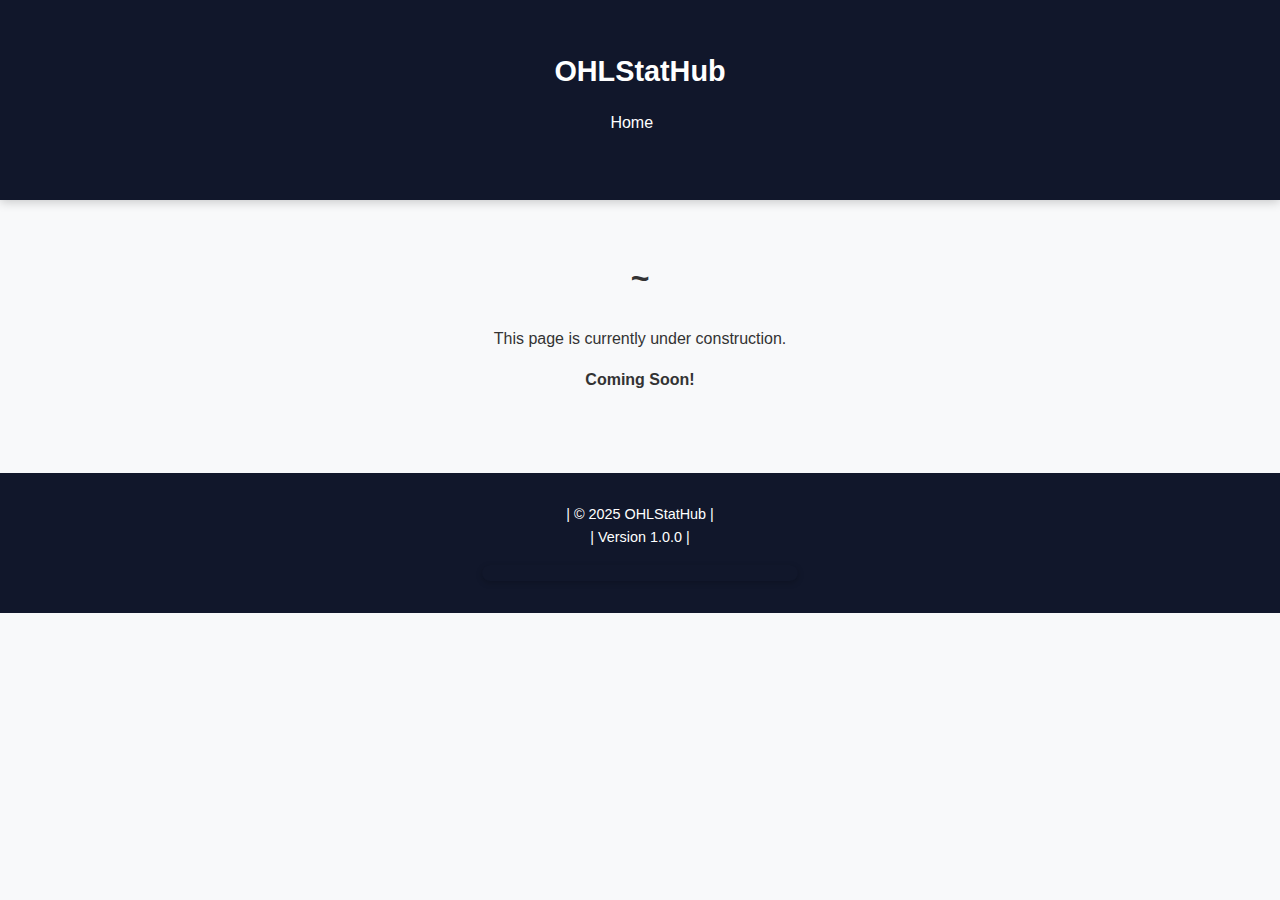
<file: about.html>
<!DOCTYPE html>
<html lang="en">
<head>
    <meta charset="UTF-8">
    <meta name="viewport" content="width=device-width, initial-scale=1.0">
    <title>About Us - OHL Predictions</title>
    <link rel="stylesheet" href="style.css">
</head>
<body>
    <!-- Navigation Bar -->
    <nav class="navbar sticky">
        <div class="container">
            <a href="index.html" class="logo">OHLStatHub</a>
            <ul class="nav-links">
                <li><a href="index.html">Home</a></li>

            </ul>
        </div>
    </nav>

    <!-- Coming Soon Section -->
    <section class="coming-soon">
        <div class="container">
            <h1>~</h1>
            <p>This page is currently under construction.</p>
            <p><strong>Coming Soon!</strong></p>
        </div>
    </section>

    <!-- Footer -->
    <footer class="footer">
        <p>| &copy; 2025 OHLStatHub |<br>| Version 1.0.0 |</p>
        <div id="clock" class="clock"></div>
    </footer>
</body>
</html>
</file>
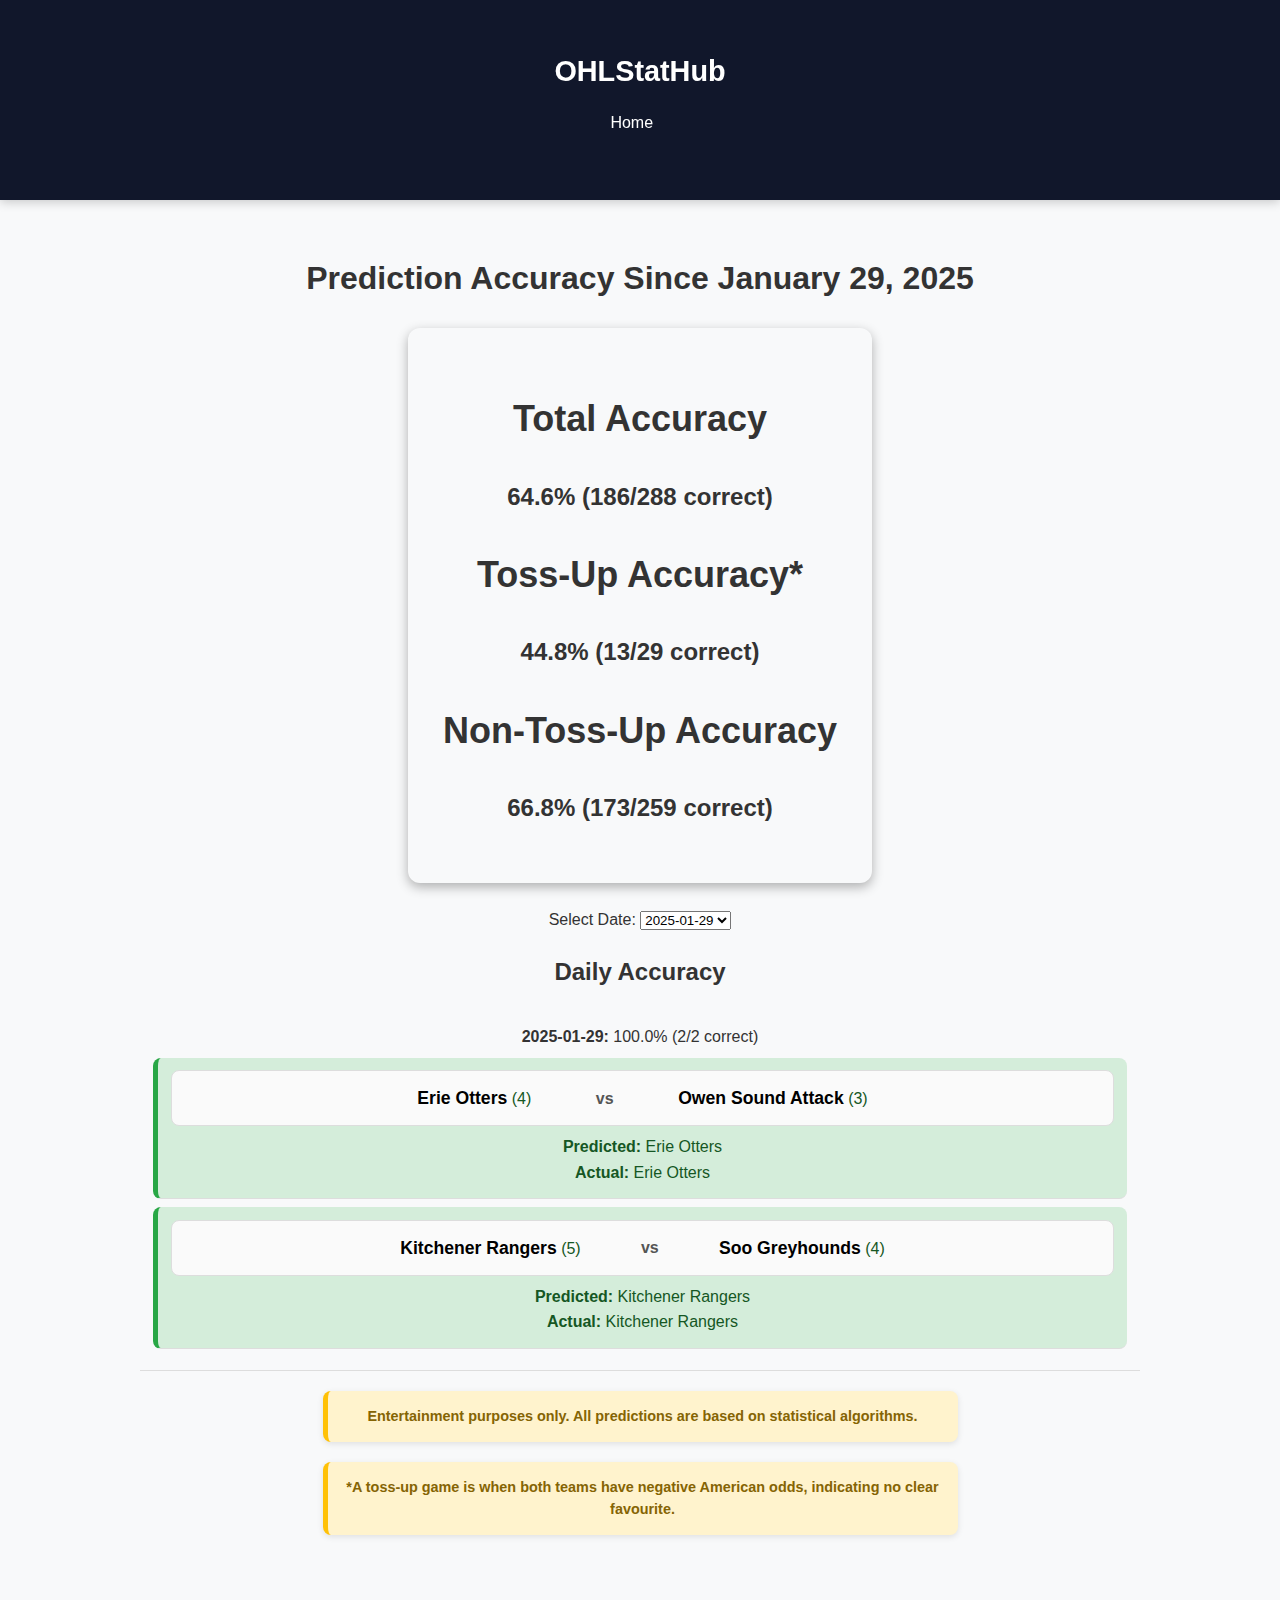
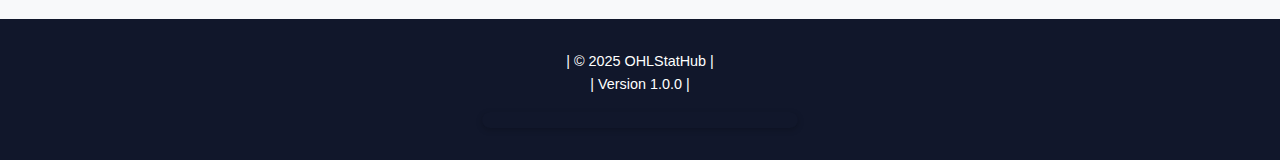
<file: accuracy.html>
<!DOCTYPE html>
<html lang="en">
<head>
    <meta charset="UTF-8">
    <meta name="viewport" content="width=device-width, initial-scale=1.0">
    <title>Prediction Accuracy</title>
    <link rel="stylesheet" href="style.css">
</head>
<body>
    <!-- ✅ Navigation Bar -->
    <nav class="navbar sticky">
        <div class="container">
            <a href="index.html" class="logo">OHLStatHub</a>
            <ul class="nav-links">
                <li><a href="index.html">Home</a></li>
            </ul>
        </div>
    </nav>

    <main class="container">
        <h1 class="main-heading">Prediction Accuracy Since January 29, 2025</h1>

        <div class="accuracy-summary">
            <h2>Total Accuracy</h2>
            <p id="total-accuracy">Loading...</p>

            <h2>Toss-Up Accuracy*</h2>
            <p id="tossup-accuracy">Loading...</p>

            <h2>Non-Toss-Up Accuracy</h2>
            <p id="non-tossup-accuracy">Loading...</p>

        </div>

        <div class="accuracy-list">
            <label for="date-select">Select Date:</label>
            <select id="date-select"></select>
            <h2>Daily Accuracy</h2>
            <ul id="accuracy-data"></ul>
        </div>

        <!-- ⚠️ Legal Disclaimer -->
        <p class="disclaimer">
            Entertainment purposes only. All predictions are based on statistical algorithms.
        </p>
        <p class="disclaimer">
            *A toss-up game is when both teams have negative American odds, indicating no clear favourite.
        </p>
    </main>

    <footer class="footer">
        <p>| &copy; 2025 OHLStatHub |<br>| Version 1.0.0 |</p>
        <div id="clock" class="clock"></div>
    </footer>

    <script src="accuracy.js"></script>
</body>
</html>
</file>
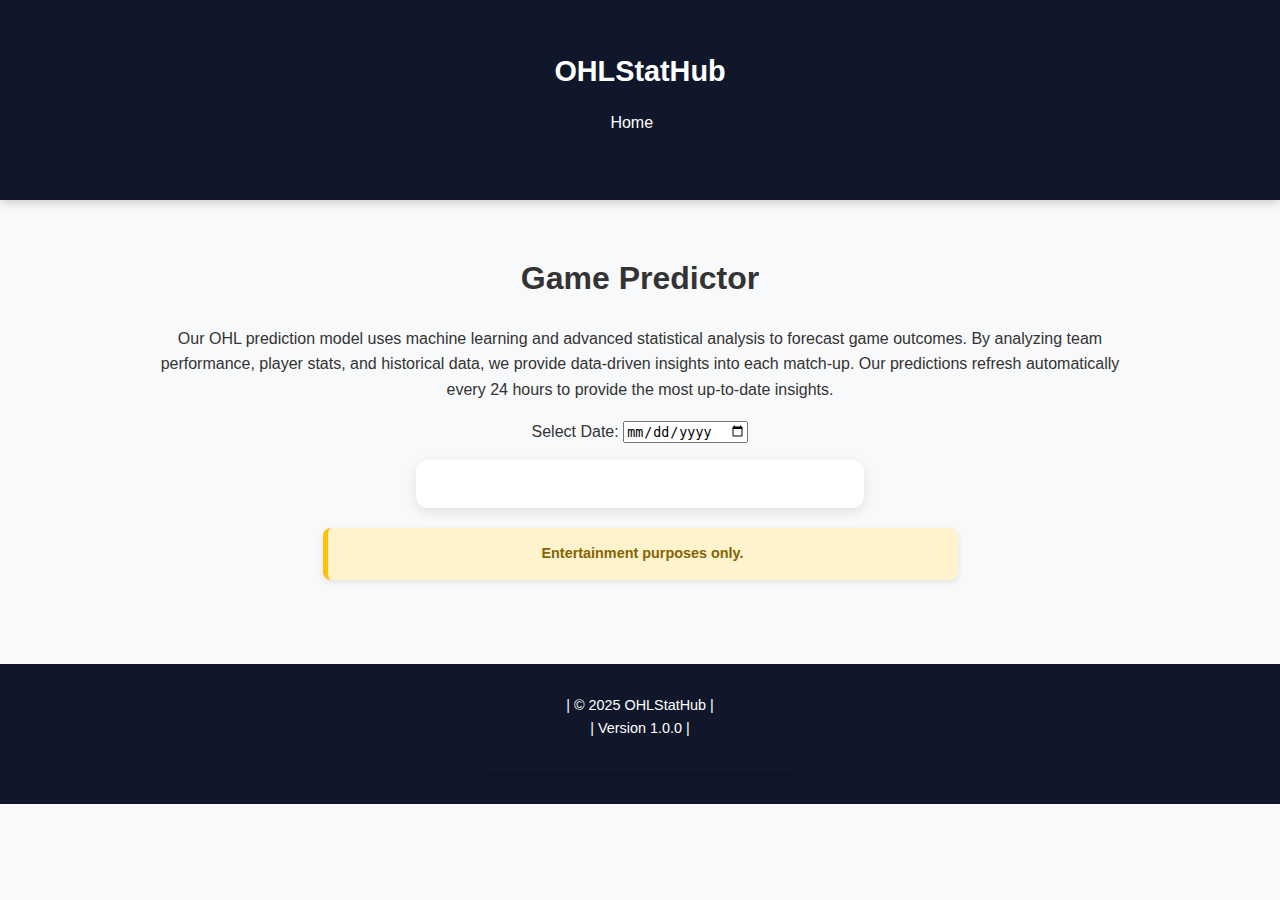
<file: predictions.html>
<!DOCTYPE html>
<html lang="en">
<head>
    <meta charset="UTF-8">
    <meta name="viewport" content="width=device-width, initial-scale=1.0">
    <title>OHL Predictor</title>
    <link rel="stylesheet" href="style.css">
</head>
<body>
    <!-- ✅ Navigation Bar -->
    <nav class="navbar sticky">
        <div class="container">
            <a href="index.html" class="logo">OHLStatHub</a>
            <ul class="nav-links">
                <li><a href="index.html">Home</a></li>
            </ul>
        </div>
    </nav>

    <main class="container predictions">
        <h1 class="main-heading">Game Predictor</h1>
        <p>
            Our OHL prediction model uses machine learning and advanced statistical analysis to forecast game outcomes. 
                By analyzing team performance, player stats, and historical data, we provide data-driven insights into each match-up. 
                    Our predictions refresh automatically every 24 hours to provide the most up-to-date insights.
        </p>
        <label for="date-select" class="date-label">Select Date:</label>
        <input type="date" id="date-select" class="date-input">

        <div id="game-container" class="game-container"></div>
        <div id="results" class="results"></div>

        <!-- ⚠️ Legal Disclaimer -->
        <p class="disclaimer">
            Entertainment purposes only.
        </p>
    </main>

    <footer class="footer">
        <p>| &copy; 2025 OHLStatHub |<br>| Version 1.0.0 |</p>
        <div id="clock" class="clock"></div>
    </footer>

    <!-- ✅ Game Details Popup -->
    <div id="game-popup" class="popup" style="display: none;">
        <div class="popup-content">
            <span class="close-btn" id="close-btn">✖</span>
            <div id="popup-details"></div>
        </div>
    </div>

    <script src="app.js"></script>
</body>
</html>
</file>
<file: style.css>
/* 🌐 Base Styles */
body {
    display: block !important;
    font-family: 'Segoe UI', Tahoma, Geneva, Verdana, sans-serif;
    margin: 0;
    padding: 0;
    background-color: #f4f4f8;
    color: #333;
    line-height: 1.6;
    scroll-behavior: smooth;
    text-align: center;
}

/* 🔝 Navbar */
.navbar {
    background-color: #11172b;
    color: white;
    padding: 1rem 2rem;
    display: flex;
    justify-content: center;
    align-items: center;
    box-shadow: 0 2px 8px rgba(0, 0, 0, 0.3);
    position: sticky;
    top: 0;
    z-index: 1000;
    gap: 2rem;
}

.navbar .logo {
    font-size: 1.8rem;
    font-weight: bold;
    color: #fff;
    text-decoration: none;
}

.nav-links {
    list-style: none;
    display: flex;
    gap: 1.5rem;
}

.nav-links a {
    color: #fff;
    text-decoration: none;
    padding: 0.5rem 1rem;
    transition: background 0.3s ease, color 0.3s ease;
    border-radius: 5px;
}

.nav-links a:hover {
    background-color: #e94560;
    color: white;
}

/* 📦 Container */
.container {
    max-width: 1000px;
    margin: auto;
    padding: 2rem;
}

/* 🎯 Game Cards */
.game-box,
.results {
    background-color: white;
    padding: 1.5rem;
    border-radius: 12px;
    box-shadow: 0 4px 12px rgba(0, 0, 0, 0.1);
    margin: 1rem auto;
    transition: transform 0.3s ease;
    max-width: 400px;
}

.game-box:hover {
    transform: translateY(-5px);
}

/* ✅ Modern Button */
.select-btn {
    background-color: #11172b;
    color: white;
    border: none;
    padding: 0.8rem 2rem;
    border-radius: 10px;
    font-weight: bold;
    cursor: pointer;
    transition: background 0.3s ease, transform 0.2s ease;
    margin: 1rem 0;
    display: inline-block;
    width: 80%;
}

.select-btn:hover {
    background-color: #e94560;
    transform: scale(1.05);
}

/* ⚽ Game Row Layout */
.game-row {
    display: flex;
    justify-content: center;
    align-items: center;
    gap: 1rem;
    padding: 0.8rem 1rem;
    border: 1px solid #ddd;
    border-radius: 8px;
    background-color: #fafafa;
    margin-bottom: 0.5rem;
    text-align: center;
}

.away-team, .home-team {
    font-weight: bold;
    font-size: 1.1rem;
    color: #000;
    flex: 1;
    text-align: center;
}

.vs {
    font-weight: bold;
    color: #555;
    flex: 0.2;
}

/* ✅ Correct & Incorrect Styling */
.correct {
    background-color: #d4edda;
    color: #155724;
    border-left: 5px solid #28a745;
    padding: 0.8rem;
    margin: 0.5rem 0;
    border-radius: 8px;
}

.incorrect {
    background-color: #f8d7da;
    color: #721c24;
    border-left: 5px solid #dc3545;
    padding: 0.8rem;
    margin: 0.5rem 0;
    border-radius: 8px;
}

/* 📊 Accuracy Summary */
.accuracy-summary {
    padding: 2rem;
    border-radius: 12px;
    font-size: 1.5rem;
    font-weight: bold;
    box-shadow: 0 4px 12px rgba(0, 0, 0, 0.3);
    margin: 1.5rem auto;
    max-width: 400px;
    text-align: center;
}

.accuracy-list li {
    padding: 0.8rem;
    border-bottom: 1px solid #ddd;
    transition: background 0.3s ease;
    text-align: center;
}

.accuracy-list ul {
    list-style: none;
    padding: 0;
    margin: 0;
}

/* ✅ Clock Styling */
.clock {
    background-color: #11172b;
    color: white;
    padding: 0.5rem;
    font-size: 0.9rem;
    border-radius: 8px;
    margin: 1rem auto;
    max-width: 300px;
    text-align: center;
    box-shadow: 0 2px 6px rgba(0, 0, 0, 0.2);
}

/* ⚡ Footer */
.footer {
    background-color: #11172b;
    color: white;
    text-align: center;
    padding: 1rem 0;
    margin-top: 2rem;
    font-size: 0.9rem;
}

/* ✅ About Section */
.about {
    background-color: white;
    padding: 2rem;
    border-radius: 12px;
    box-shadow: 0 4px 12px rgba(0, 0, 0, 0.1);
    margin: 2rem auto;
    max-width: 800px;
    text-align: left;
    line-height: 1.8;
}

.about h2, .about h3 {
    color: #11172b;
    font-weight: bold;
    margin-bottom: 1rem;
    text-align: center;
}

.about ul {
    list-style: none;
    padding: 0;
    margin: 1rem 0;
}

.about li {
    background-color: #f9f9f9;
    padding: 1rem;
    margin-bottom: 1rem;
    border-radius: 8px;
    box-shadow: 0 2px 8px rgba(0, 0, 0, 0.1);
    transition: transform 0.3s ease, background 0.3s ease;
    display: flex;
    align-items: center;
    gap: 0.75rem;
    font-size: 1rem;
}

.about li:hover {
    background-color: #e94560;
    color: white;
    transform: translateY(-5px);
    cursor: pointer;
}

/* ✅ Popup Modal for Game Details */
.popup {
    display: none;
    position: fixed;
    z-index: 1000;
    left: 0;
    top: 0;
    width: 100%;
    height: 100%;
    background-color: rgba(0, 0, 0, 0.6);
    justify-content: center;
    align-items: center;
}

.popup-content {
    background: white;
    padding: 2rem;
    border-radius: 10px;
    width: 90%;
    max-width: 400px;
    text-align: center;
    box-shadow: 0 4px 10px rgba(0, 0, 0, 0.2);
    position: relative;
}

.close-btn {
    position: absolute;
    top: 10px;
    right: 15px;
    font-size: 24px;
    cursor: pointer;
    color: #e94560;
}

.close-btn:hover {
    color: red;
}

/* 📱 Responsive Design */
@media (max-width: 600px) {
    .nav-links {
        flex-direction: column;
        gap: 0.75rem;
    }

    .container {
        padding: 1rem;
    }

    .game-row {
        flex-direction: column;
        gap: 0.5rem;
    }

    .select-btn {
        width: 90%;
    }

    .navbar, .footer, .game-box, .accuracy-summary {
        font-size: 0.9rem;
    }

    .about {
        padding: 1.5rem;
        margin: 1rem;
    }

    .about li {
        font-size: 0.9rem;
        padding: 0.8rem;
    }
}
/* ⚠️ Disclaimer Styling */
.disclaimer {
    background-color: #fff3cd;  /* Light yellow background */
    color: #856404;             /* Dark gold text */
    border-left: 5px solid #ffc107;  /* Bold yellow border */
    padding: 1rem;
    margin: 1.5rem auto;
    border-radius: 8px;
    max-width: 600px;
    font-size: 0.95rem;
    text-align: center;
    box-shadow: 0 2px 6px rgba(0, 0, 0, 0.1);  /* Subtle shadow */
    font-weight: bold;
    line-height: 1.5;
}

/* Responsive Design for Disclaimer */
@media (max-width: 600px) {
    .disclaimer {
        font-size: 0.85rem;
        padding: 0.8rem;
        max-width: 90%;
    }
}
/* General Styling */
body {
    font-family: 'Arial', sans-serif;
    background-color: #f8f9fa;
    color: #333;
    text-align: center;
    margin: 0;
    padding: 0;
}

/* Navbar */
.navbar {
    background-color: #11172b;
    padding: 1rem;
    display: flex;
    justify-content: center;
    box-shadow: 0 2px 10px rgba(0, 0, 0, 0.2);
}

.navbar .logo {
    font-size: 1.8rem;
    font-weight: bold;
    color: white;
    text-decoration: none;
}

/* Player Selection */
#player-select {
    padding: 10px;
    font-size: 1rem;
    border-radius: 5px;
    border: 1px solid #ddd;
    background-color: white;
    margin: 10px;
}

/* Table Styling */
.stats-table {
    width: 50%;
    margin: 10px auto;
    border-collapse: collapse;
    border-radius: 5px;
    overflow: hidden;
    background: white;
    box-shadow: 0px 4px 8px rgba(0, 0, 0, 0.1);
}

.stats-table th, .stats-table td {
    padding: 6px;
    text-align: left;
    border-bottom: 0.5px solid #ddd;
}

.stats-table th {
    background-color: #11172b;
    color: white;
    font-weight: bold;
}

.stats-table tr:nth-child(even) {
    background-color: #f2f2f2;
}

/* Disclaimer Box */
.disclaimer {
    background-color: #fff3cd;
    color: #856404;
    padding: 15px;
    border-radius: 8px;
    width: 60%;
    margin: 20px auto;
    font-size: 0.9rem;
    font-weight: bold;
    text-align: center;
    box-shadow: 0px 2px 6px rgba(0, 0, 0, 0.1);
}
.extra-container {
    width: 100%;
    min-height: 120px; /* Adjust as needed */
    background-color: #f8f9fa; /* Light gray background */
    border-radius: 8px;
    margin: 15px 0; /* Space between dropdown and stats */
    padding: 10px;
    text-align: center;
    box-shadow: 0 2px 6px rgba(0, 0, 0, 0.1);
}
.extra-container img {
    display: block;
    margin: 0 auto;
    border: 2px solid #ddd;
    border-radius: 8px;
}
/* 🎯 Filter Section */
.filter-container {
    display: flex;
    flex-direction: column;
    align-items: center;
    gap: 10px;
    margin-bottom: 20px;
}

/* 🎯 Styled Dropdowns */
.dropdown {
    width: 250px;
    padding: 10px;
    font-size: 1rem;
    border: 2px solid #ddd;
    border-radius: 8px;
    background-color: white;
    cursor: pointer;
    text-align: center;
}

/* ✅ Player Card Styling */
.player-card {
    width: 100%;
    max-width: 400px;
    background: white;
    padding: 10px;
    border-radius: 6px;
    box-shadow: 0 4px 12px rgba(0, 0, 0, 0.1);
    text-align: center;
    margin: 20px auto;
}

.player-img {
    max-width: 150px;
    border-radius: 8px;
    border: 3px solid #8b0000;
    margin-bottom: 10px;
}

.player-card h2 {
    font-size: 1.5rem;
    margin-bottom: 5px;
}

.player-card p {
    font-size: 1rem;
    margin: 2px 0;
    color: #555;
}

/* 📊 Stats Table */
.stats-table {
    width: 100%;
    max-width: 600px;
    margin: 20px auto;
    border-collapse: collapse;
    border-radius: 8px;
    overflow: hidden;
    background: white;
    box-shadow: 0px 4px 8px rgba(0, 0, 0, 0.1);
    text-align: center;
}

.stats-table th, .stats-table td {
    padding: 12px;
    border-bottom: 1px solid #ddd;
}

.stats-table th {
    background-color: #8b0000;
    color: white;
    font-weight: bold;
}
.popup {
    display: none;
    position: fixed;
    z-index: 1000;
    left: 0;
    top: 0;
    width: 100%;
    height: 100%;
    background-color: rgba(0, 0, 0, 0.8);
    justify-content: center;
    align-items: center;
    color: white;
}

.popup-content {
    background: #1e293b;
    padding: 2rem;
    border-radius: 10px;
    max-width: 500px;
    text-align: center;
    box-shadow: 0 8px 16px rgba(0, 0, 0, 0.2);
}

.popup-content h2 {
    font-size: 2rem;
    margin-bottom: 1rem;
}

.popup-content p {
    font-size: 1.2rem;
}
</file>
